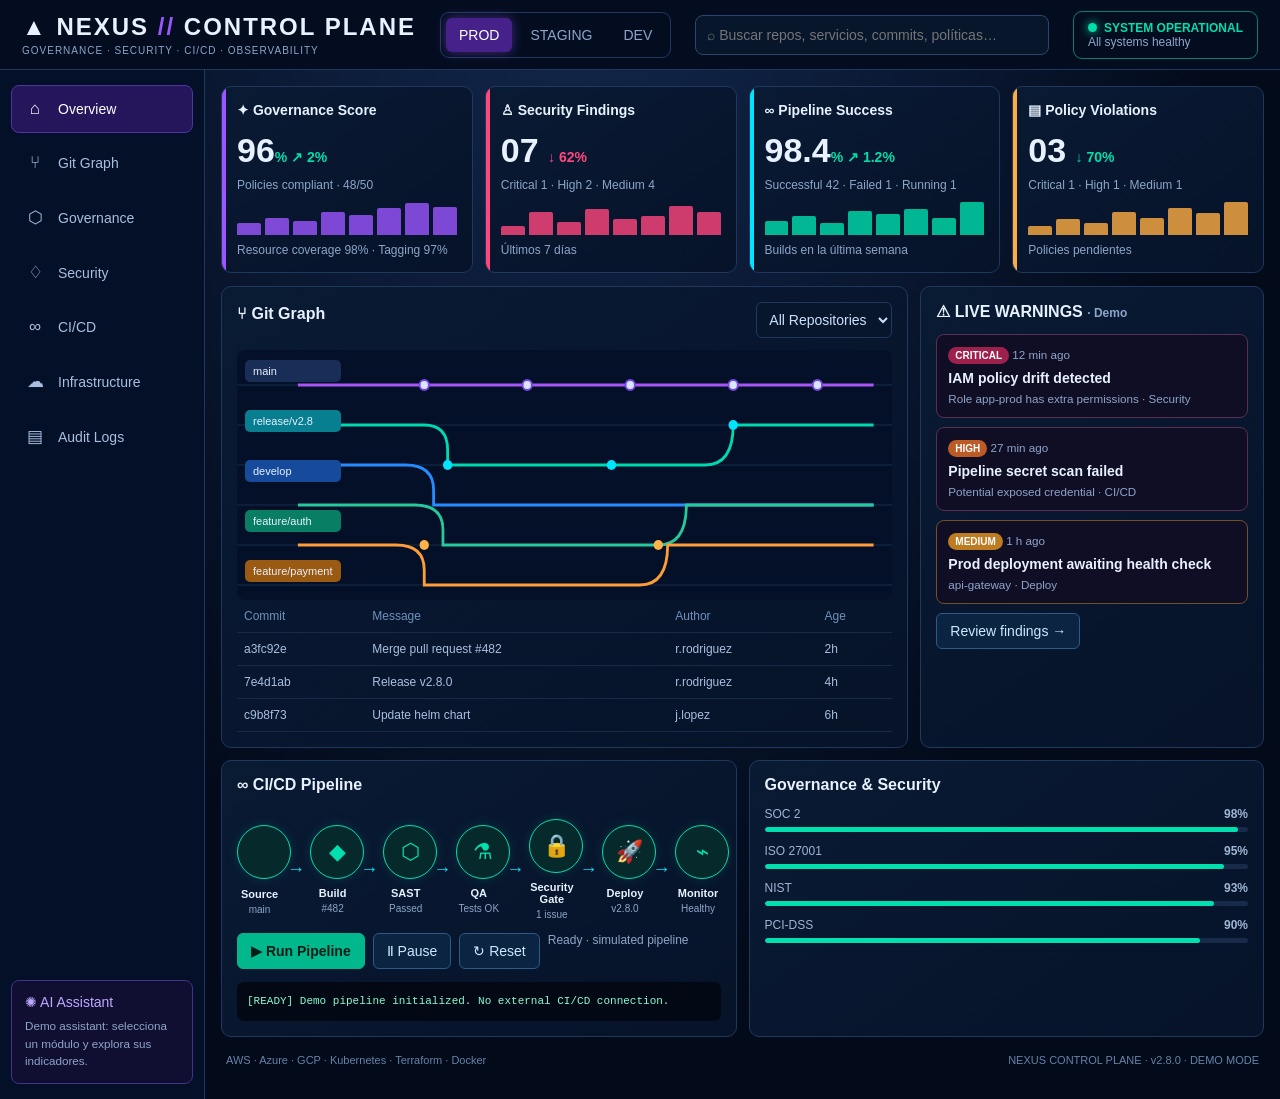
<file: index.html>
<!DOCTYPE html>
<html lang="es">
<head>
<meta charset="UTF-8">
<meta name="viewport" content="width=device-width, initial-scale=1.0">
<title>NEXUS // Control Plane</title>
<style>
:root{
  --bg:#030b1b;--panel:#07152b;--panel2:#0a1b35;--line:#20385e;
  --text:#e8f1ff;--muted:#8da5c9;--cyan:#00e5ff;--blue:#478bff;
  --purple:#9c55ff;--green:#00dfad;--red:#ff477e;--orange:#ffad42;
}
*{box-sizing:border-box}
body{margin:0;background:radial-gradient(ellipse at 45% -20%,#142b53,var(--bg) 65%);color:var(--text);font:14px "Segoe UI",Arial,sans-serif}
button,input,select{font:inherit}
button{cursor:pointer}
.topbar{height:70px;display:flex;align-items:center;gap:24px;padding:0 22px;background:#040d20;border-bottom:1px solid var(--line);position:sticky;top:0;z-index:5}
.logo{font-size:24px;font-weight:900;letter-spacing:2px;white-space:nowrap}
.logo span{color:var(--purple)}
.tagline{font-size:10px;color:var(--muted);letter-spacing:1px;margin-top:4px}
.envs{display:flex;gap:5px;padding:5px;border:1px solid var(--line);border-radius:9px}
.envs button{background:transparent;color:var(--muted);border:0;padding:9px 13px;border-radius:6px}
.envs button.selected{background:#46218a;color:white;box-shadow:0 0 12px #9c55ff66}
.search{flex:1;min-width:100px;background:#07162b;border:1px solid #29476e;border-radius:8px;color:white;padding:11px}
.operational{border:1px solid #087e70;border-radius:9px;padding:9px 14px;color:var(--green);white-space:nowrap;font-size:12px}
.operational i{display:inline-block;width:9px;height:9px;background:var(--green);border-radius:50%;margin-right:7px;box-shadow:0 0 10px var(--green)}
.layout{display:grid;grid-template-columns:205px minmax(0,1fr);min-height:calc(100vh - 70px)}
.sidebar{padding:15px 11px;border-right:1px solid var(--line);background:#041027;display:flex;flex-direction:column;gap:6px}
.nav{border:1px solid transparent;background:transparent;color:#a9bee0;text-align:left;padding:13px 12px;border-radius:8px;display:flex;gap:12px;align-items:center}
.nav:hover,.nav.active{background:#25165c;color:#fff;border-color:#4d35a3}
.nav .ico{width:22px;text-align:center;font-size:17px}
.ai{margin-top:auto;border:1px solid #41338b;border-radius:8px;padding:13px;color:#bda8ff;background:#100f32}
.ai small{display:block;color:var(--muted);margin-top:7px;line-height:1.5}
main{padding:16px;min-width:0}
.page{display:none}.page.active{display:block}
.cards{display:grid;grid-template-columns:repeat(4,minmax(0,1fr));gap:12px}
.card,.box{background:linear-gradient(145deg,#091a33,#061329);border:1px solid var(--line);border-radius:10px;padding:15px;min-width:0}
.card{position:relative;overflow:hidden}
.card:before{content:"";position:absolute;left:0;top:0;bottom:0;width:4px;background:var(--accent,var(--cyan))}
.card h3,.box h2{margin:0;font-size:14px;font-weight:650}
.metric{font-size:34px;font-weight:800;margin:13px 0 8px}
.metric small{font-size:14px;color:var(--green)}
.muted{color:var(--muted);font-size:12px}
.bar{height:5px;background:#172a49;border-radius:5px;overflow:hidden;margin:12px 0}
.bar span{display:block;height:100%;background:var(--green);border-radius:5px}
.spark{height:35px;display:flex;align-items:end;gap:4px;margin:8px 0}
.spark i{flex:1;background:var(--accent,var(--cyan));opacity:.8;border-radius:2px 2px 0 0}
.grid-main{display:grid;grid-template-columns:minmax(0,2fr) minmax(270px,1fr);gap:12px;margin-top:13px}
.box h2{font-size:16px;margin-bottom:13px}
.boxhead{display:flex;justify-content:space-between;align-items:center;gap:12px;margin-bottom:12px}
.smallselect{background:#07162b;color:#cce0ff;border:1px solid var(--line);border-radius:6px;padding:8px}
.gitgraph{height:250px;background:#041027;border-radius:8px;position:relative;overflow:hidden}
.gitgraph svg{width:100%;height:100%}
.branchlabels{position:absolute;left:8px;top:10px;display:flex;flex-direction:column;gap:28px;font-size:11px}
.branchlabels span{background:#182e57;padding:5px 8px;border-radius:5px}
table{border-collapse:collapse;width:100%;font-size:12px}
td,th{text-align:left;padding:9px 7px;border-bottom:1px solid #172a46;color:#a9bee0}
th{color:#6f91bd;font-weight:500}
.warning{border:1px solid #583052;border-radius:8px;padding:11px;margin-bottom:9px;background:#100e25}
.warning .severity{font-size:10px;font-weight:bold;border-radius:10px;padding:3px 7px;background:#9e204c;color:white}
.warning p{margin:8px 0 4px;font-weight:600}
.warning small{color:var(--muted)}
.pipeline{display:flex;align-items:center;justify-content:space-between;gap:5px;margin:25px 0 10px}
.stage{flex:1;min-width:0;text-align:center}
.stagebutton{width:54px;height:54px;border:1px solid var(--green);border-radius:50%;background:#062a2c;color:var(--green);font-size:22px;box-shadow:0 0 12px #00dfad22;position:relative}
.stagebutton.done{background:#00b78d;color:#001a18}
.stagebutton.fail{border-color:var(--orange);color:var(--orange);background:#38230a}
.stagebutton.running{animation:glow .7s infinite alternate}
@keyframes glow{to{box-shadow:0 0 23px var(--cyan);transform:scale(1.08)}}
.stage b{display:block;font-size:11px;margin-top:8px}
.stage small{display:block;color:var(--muted);font-size:10px;margin-top:4px}
.pipearrow{color:var(--cyan);font-size:18px}
.actions{display:flex;flex-wrap:wrap;gap:8px;margin:13px 0}
.btn{border:1px solid #2b5b88;background:#0b2441;color:#cce8ff;padding:9px 13px;border-radius:6px}
.btn.primary{background:#00b88c;color:#001d18;border-color:#00b88c;font-weight:700}
.btn:hover{filter:brightness(1.2)}
.log{background:#020914;border-radius:7px;padding:10px;color:#87fbd3;font:11px/1.7 Consolas,monospace;max-height:150px;overflow:auto}
.two{display:grid;grid-template-columns:1fr 1fr;gap:12px;margin-top:12px}
.progressrow{margin:12px 0;color:#9eb5d5;font-size:12px}
.progressrow .bar{margin:6px 0}
.aws-flow{display:grid;grid-template-columns:repeat(4,1fr);gap:10px}
.aws-node{border:1px solid #3c4d8b;background:#091a35;border-radius:8px;padding:15px;text-align:center;cursor:pointer}
.aws-node:hover,.aws-node.active{border-color:var(--cyan);box-shadow:0 0 15px #00e5ff33}
.aws-node b{display:block;margin:8px 0}
.detail{color:var(--muted);line-height:1.7;margin-top:13px}
.auditrow{display:flex;justify-content:space-between;padding:12px;border-bottom:1px solid var(--line);gap:12px}
.pill{font-size:10px;border-radius:12px;padding:4px 8px;background:#163454;color:#9fdcff}
.footer{display:flex;justify-content:space-between;gap:15px;padding:17px 5px;color:#6683a8;font-size:11px}
@media(max-width:1100px){.cards{grid-template-columns:repeat(2,1fr)}.grid-main{grid-template-columns:1fr}.operational{display:none}}
@media(max-width:720px){.topbar{height:auto;flex-wrap:wrap;padding:12px}.layout{grid-template-columns:1fr}.sidebar{display:grid;grid-template-columns:repeat(3,1fr)}.ai{display:none}.cards{grid-template-columns:1fr 1fr}.two{grid-template-columns:1fr}.pipeline{flex-wrap:wrap}.stage{flex:0 0 23%}.pipearrow{display:none}.aws-flow{grid-template-columns:repeat(2,1fr)}}
</style>
</head>
<body>
<header class="topbar">
  <div><div class="logo">▲ NEXUS <span>//</span> CONTROL PLANE</div><div class="tagline">GOVERNANCE · SECURITY · CI/CD · OBSERVABILITY</div></div>
  <div class="envs"><button class="selected" onclick="setEnv(this,'PROD')">PROD</button><button onclick="setEnv(this,'STAGING')">STAGING</button><button onclick="setEnv(this,'DEV')">DEV</button></div>
  <input class="search" id="search" placeholder="⌕ Buscar repos, servicios, commits, políticas…" oninput="searchContent(this.value)">
  <div class="operational"><i></i><b id="opstatus">SYSTEM OPERATIONAL</b><br><span class="muted">All systems healthy</span></div>
</header>

<div class="layout">
<aside class="sidebar">
  <button class="nav active" data-page="overview"><span class="ico">⌂</span>Overview</button>
  <button class="nav" data-page="git"><span class="ico">⑂</span>Git Graph</button>
  <button class="nav" data-page="governance"><span class="ico">⬡</span>Governance</button>
  <button class="nav" data-page="security"><span class="ico">♢</span>Security</button>
  <button class="nav" data-page="cicd"><span class="ico">∞</span>CI/CD</button>
  <button class="nav" data-page="infrastructure"><span class="ico">☁</span>Infrastructure</button>
  <button class="nav" data-page="audit"><span class="ico">▤</span>Audit Logs</button>
  <div class="ai">✺ AI Assistant <small>Demo assistant: selecciona un módulo y explora sus indicadores.</small></div>
</aside>

<main>
<!-- OVERVIEW -->
<section class="page active" id="overview">
  <div class="cards">
    <article class="card" style="--accent:var(--purple)"><h3>✦ Governance Score</h3><div class="metric">96<small>% ↗ 2%</small></div><div class="muted">Policies compliant · 48/50</div><div class="spark" style="--accent:var(--purple)"><i style="height:35%"></i><i style="height:50%"></i><i style="height:40%"></i><i style="height:65%"></i><i style="height:58%"></i><i style="height:78%"></i><i style="height:92%"></i><i style="height:80%"></i></div><div class="muted">Resource coverage 98% · Tagging 97%</div></article>
    <article class="card" style="--accent:var(--red)"><h3>♙ Security Findings</h3><div class="metric">07 <small style="color:var(--red)">↓ 62%</small></div><div class="muted">Critical 1 · High 2 · Medium 4</div><div class="spark" style="--accent:var(--red)"><i style="height:25%"></i><i style="height:65%"></i><i style="height:38%"></i><i style="height:75%"></i><i style="height:45%"></i><i style="height:55%"></i><i style="height:82%"></i><i style="height:65%"></i></div><div class="muted">Últimos 7 días</div></article>
    <article class="card" style="--accent:var(--cyan)"><h3>∞ Pipeline Success</h3><div class="metric">98.4<small>% ↗ 1.2%</small></div><div class="muted">Successful 42 · Failed 1 · Running 1</div><div class="spark" style="--accent:var(--green)"><i style="height:40%"></i><i style="height:55%"></i><i style="height:35%"></i><i style="height:70%"></i><i style="height:60%"></i><i style="height:75%"></i><i style="height:50%"></i><i style="height:95%"></i></div><div class="muted">Builds en la última semana</div></article>
    <article class="card" style="--accent:var(--orange)"><h3>▤ Policy Violations</h3><div class="metric">03 <small>↓ 70%</small></div><div class="muted">Critical 1 · High 1 · Medium 1</div><div class="spark" style="--accent:var(--orange)"><i style="height:25%"></i><i style="height:45%"></i><i style="height:35%"></i><i style="height:65%"></i><i style="height:48%"></i><i style="height:78%"></i><i style="height:62%"></i><i style="height:95%"></i></div><div class="muted">Policies pendientes</div></article>
  </div>

  <div class="grid-main">
    <section class="box">
      <div class="boxhead"><h2>⑂ Git Graph</h2><select class="smallselect"><option>All Repositories</option><option>payments-api</option><option>platform-infra</option></select></div>
      <div class="gitgraph">
        <div class="branchlabels"><span>main</span><span style="background:#087e91">release/v2.8</span><span style="background:#154b9a">develop</span><span style="background:#087e65">feature/auth</span><span style="background:#9a5a12">feature/payment</span></div>
        <svg viewBox="0 0 700 250" preserveAspectRatio="none">
          <g stroke="#182e50" stroke-width="1"><path d="M0 35H700M0 75H700M0 115H700M0 155H700M0 195H700M0 235H700"/></g>
          <path d="M65 35H680" stroke="#a855f7" stroke-width="3" fill="none"/>
          <path d="M65 75H200Q225 75 225 100V115H500Q530 115 530 75V75H680" stroke="#00d9b0" stroke-width="3" fill="none"/>
          <path d="M65 115H180Q210 115 210 140V155H680" stroke="#268bff" stroke-width="3" fill="none"/>
          <path d="M65 155H190Q220 155 220 180V195H450Q480 195 480 155V155H680" stroke="#25c99b" stroke-width="3" fill="none"/>
          <path d="M65 195H170Q200 195 200 220V235H430Q460 235 460 195V195H680" stroke="#ff9d38" stroke-width="3" fill="none"/>
          <g fill="#d8e7ff" stroke="#7547e8" stroke-width="2"><circle cx="200" cy="35" r="5"/><circle cx="310" cy="35" r="5"/><circle cx="420" cy="35" r="5"/><circle cx="530" cy="35" r="5"/><circle cx="620" cy="35" r="5"/></g>
          <g fill="#00e5ff"><circle cx="225" cy="115" r="5"/><circle cx="400" cy="115" r="5"/><circle cx="530" cy="75" r="5"/></g>
          <g fill="#ffb347"><circle cx="200" cy="195" r="5"/><circle cx="450" cy="195" r="5"/></g>
        </svg>
      </div>
      <table><thead><tr><th>Commit</th><th>Message</th><th>Author</th><th>Age</th></tr></thead><tbody>
        <tr><td>a3fc92e</td><td>Merge pull request #482</td><td>r.rodriguez</td><td>2h</td></tr>
        <tr><td>7e4d1ab</td><td>Release v2.8.0</td><td>r.rodriguez</td><td>4h</td></tr>
        <tr><td>c9b8f73</td><td>Update helm chart</td><td>j.lopez</td><td>6h</td></tr>
      </tbody></table>
    </section>
    <section class="box"><h2>⚠ LIVE WARNINGS <span class="muted">· Demo</span></h2>
      <div class="warning"><span class="severity">CRITICAL</span><small> 12 min ago</small><p>IAM policy drift detected</p><small>Role app-prod has extra permissions · Security</small></div>
      <div class="warning"><span class="severity" style="background:#bd5b27">HIGH</span><small> 27 min ago</small><p>Pipeline secret scan failed</p><small>Potential exposed credential · CI/CD</small></div>
      <div class="warning" style="border-color:#715126"><span class="severity" style="background:#bd7b22">MEDIUM</span><small> 1 h ago</small><p>Prod deployment awaiting health check</p><small>api-gateway · Deploy</small></div>
      <button class="btn" onclick="go('security')">Review findings →</button>
    </section>
  </div>

  <div class="two">
    <section class="box"><h2>∞ CI/CD Pipeline</h2><div class="pipeline" id="pipeline"></div><div class="actions"><button class="btn primary" onclick="runPipeline()">▶ Run Pipeline</button><button class="btn" onclick="pausePipeline()">Ⅱ Pause</button><button class="btn" onclick="resetPipeline()">↻ Reset</button><span class="muted" id="pipelineStatus">Ready · simulated pipeline</span></div><div class="log" id="pipelineLog">[READY] Demo pipeline initialized. No external CI/CD connection.</div></section>
    <section class="box"><h2>Governance & Security</h2><div class="progressrow">SOC 2 <b style="float:right">98%</b><div class="bar"><span style="width:98%"></span></div></div><div class="progressrow">ISO 27001 <b style="float:right">95%</b><div class="bar"><span style="width:95%"></span></div></div><div class="progressrow">NIST <b style="float:right">93%</b><div class="bar"><span style="width:93%"></span></div></div><div class="progressrow">PCI-DSS <b style="float:right">90%</b><div class="bar"><span style="width:90%"></span></div></div></section>
  </div>
</section>

<!-- GIT -->
<section class="page" id="git"><div class="box"><h2>⑂ Git Graph / Repository Explorer</h2><p class="muted">Ramas, commits y merges de demostración.</p><div class="gitgraph"><svg viewBox="0 0 700 250" preserveAspectRatio="none"><path d="M20 40H680M20 90H400Q450 90 450 140H680M20 140H300Q350 140 350 90M20 190H250Q300 190 300 220H680" stroke="#9c55ff" stroke-width="4" fill="none"/><g fill="#00e5ff"><circle cx="130" cy="40" r="6"/><circle cx="250" cy="40" r="6"/><circle cx="400" cy="90" r="6"/><circle cx="450" cy="140" r="6"/><circle cx="350" cy="90" r="6"/></g></svg></div><table><tr><th>Branch</th><th>Último commit</th><th>Estado</th></tr><tr><td>main</td><td>a3fc92e · Merge #482</td><td><span class="pill">Protected</span></td></tr><tr><td>release/v2.8</td><td>7e4d1ab · Release v2.8.0</td><td><span class="pill">Ready</span></td></tr><tr><td>develop</td><td>c9b8f73 · Update helm chart</td><td><span class="pill">Active</span></td></tr></table></div></section>

<!-- GOVERNANCE -->
<section class="page" id="governance"><div class="box"><h2>⬡ Governance Center</h2><p class="muted">Evaluación simulada de políticas y cumplimiento.</p><div class="cards"><div class="card"><h3>Policies</h3><div class="metric">48/50</div><span class="muted">Cumplidas</span></div><div class="card"><h3>Tagged resources</h3><div class="metric">97%</div><span class="muted">Cobertura de tags</span></div><div class="card"><h3>Drift</h3><div class="metric">02</div><span class="muted">Desviaciones detectadas</span></div><div class="card"><h3>Exceptions</h3><div class="metric">01</div><span class="muted">Pendiente de revisión</span></div></div><h2 style="margin-top:22px">Policy checks</h2><div class="auditrow"><span>Required resource tags</span><span class="pill">Compliant</span></div><div class="auditrow"><span>Encryption at rest</span><span class="pill">Compliant</span></div><div class="auditrow"><span>Least privilege IAM</span><span class="pill" style="background:#61213b">Review required</span></div><div class="auditrow"><span>Public database exposure</span><span class="pill">Compliant</span></div></div></section>

<!-- SECURITY -->
<section class="page" id="security"><div class="box"><h2>♢ Security Findings</h2><p class="muted">Hallazgos ficticios para explorar la interfaz.</p><div class="warning"><span class="severity">CRITICAL</span><p>IAM policy drift detected</p><small>Revisar permisos excesivos en role app-prod.</small><div class="actions"><button class="btn" onclick="resolve(this)">Mark reviewed</button></div></div><div class="warning"><span class="severity" style="background:#bd5b27">HIGH</span><p>Secret scan failed</p><small>Validar el reporte del repositorio payments-api.</small><div class="actions"><button class="btn" onclick="resolve(this)">Mark reviewed</button></div></div><div class="warning" style="border-color:#715126"><span class="severity" style="background:#bd7b22">MEDIUM</span><p>Un-tagged resources</p><small>3 recursos sin etiquetas obligatorias.</small><div class="actions"><button class="btn" onclick="resolve(this)">Mark reviewed</button></div></div></div></section>

<!-- CICD -->
<section class="page" id="cicd"><div class="box"><h2>∞ CI/CD Command Center</h2><p class="muted">Pipeline interactivo local: no ejecuta builds ni despliegues reales.</p><div class="pipeline" id="pipeline2"></div><div class="actions"><button class="btn primary" onclick="runPipeline()">▶ Run Pipeline</button><button class="btn" onclick="pausePipeline()">Ⅱ Pause</button><button class="btn" onclick="resetPipeline()">↻ Reset</button></div><div class="log" id="pipelineLog2">[READY] Waiting for simulated run.</div></div></section>

<!-- INFRA -->
<section class="page" id="infrastructure"><div class="box"><h2>☁ Infrastructure / AWS Production</h2><p class="muted">Arquitectura de referencia interactiva. No es una cuenta AWS conectada.</p><div class="aws-flow">
<div class="aws-node" onclick="awsDetail(this,'Route 53','DNS: resuelve el dominio y dirige al endpoint CDN.')">🌐<b>Route 53</b><small>DNS</small></div>
<div class="aws-node" onclick="awsDetail(this,'CloudFront','CDN: Cache Hit entrega desde Edge; Cache Miss reenvía al origen.')">☁️<b>CloudFront</b><small>CDN / Cache</small></div>
<div class="aws-node" onclick="awsDetail(this,'AWS WAF','Evalúa reglas de protección web antes de permitir el tráfico.')">🛡️<b>AWS WAF</b><small>Web ACL</small></div>
<div class="aws-node" onclick="awsDetail(this,'Application Load Balancer','Distribuye solicitudes entre destinos saludables en varias zonas.')">⚖️<b>ALB</b><small>HTTPS</small></div>
<div class="aws-node" onclick="awsDetail(this,'ECS Fargate','Ejecuta contenedores de la aplicación en subredes privadas.')">📦<b>ECS Fargate</b><small>Application</small></div>
<div class="aws-node" onclick="awsDetail(this,'ElastiCache Redis','Caché opcional para acelerar lecturas y guardar datos temporales.')">🧊<b>Redis</b><small>Cache</small></div>
<div class="aws-node" onclick="awsDetail(this,'RDS / Aurora','Base de datos relacional privada con opción Multi-AZ.')">🗄️<b>RDS / Aurora</b><small>Multi-AZ</small></div>
<div class="aws-node" onclick="awsDetail(this,'CloudWatch','Logs, métricas, alarmas y visibilidad operacional.')">📊<b>CloudWatch</b><small>Monitoring</small></div>
</div><div class="actions"><button class="btn primary" onclick="awsSim()">▶ Simular request</button><button class="btn" onclick="awsCache(true)">⚡ Cache Hit</button><button class="btn" onclick="awsCache(false)">↘ Cache Miss</button></div><div class="detail" id="awsDetail">Selecciona un servicio para inspeccionar su función.</div><div class="log" id="awsLog">[INFO] Arquitectura de demostración cargada.</div></div></section>

<!-- AUDIT -->
<section class="page" id="audit"><div class="box"><h2>▤ Audit Logs</h2><p class="muted">Registro local de eventos ficticios. Usa el buscador superior para filtrar texto.</p><div id="auditRows"><div class="auditrow"><span>Pipeline #482 · Build succeeded</span><span class="muted">2m ago</span></div><div class="auditrow"><span>Policy check · resource tags evaluated</span><span class="muted">18m ago</span></div><div class="auditrow"><span>Security scan · 1 critical finding</span><span class="muted">27m ago</span></div><div class="auditrow"><span>Deployment · staging v2.8.0</span><span class="muted">1h ago</span></div><div class="auditrow"><span>IAM review · role app-prod</span><span class="muted">2h ago</span></div></div></div></section>

<div class="footer"><span>AWS · Azure · GCP · Kubernetes · Terraform · Docker</span><span>NEXUS CONTROL PLANE · v2.8.0 · DEMO MODE</span></div>
</main>
</div>

<script>
const navs=document.querySelectorAll(".nav");
navs.forEach(n=>n.addEventListener("click",()=>go(n.dataset.page)));
function go(page){
  document.querySelectorAll(".page").forEach(p=>p.classList.toggle("active",p.id===page));
  navs.forEach(n=>n.classList.toggle("active",n.dataset.page===page));
}
function setEnv(btn,env){
  document.querySelectorAll(".envs button").forEach(b=>b.classList.remove("selected"));
  btn.classList.add("selected");
  document.getElementById("opstatus").textContent=env+" · OPERATIONAL";
  logPipe("Environment switched to "+env+" (simulated).");
}
function searchContent(q){
  q=q.toLowerCase().trim();
  document.querySelectorAll(".page.active .card,.page.active .warning,.page.active .auditrow,.page.active .aws-node").forEach(el=>{
    el.style.opacity=!q||el.textContent.toLowerCase().includes(q)?"1":".22";
  });
}
function resolve(btn){
  const item=btn.closest(".warning");
  item.style.opacity=".45";
  btn.textContent="Reviewed ✓";
  btn.disabled=true;
}
const stages=[
  ["</>","Source","main"],["◆","Build","#482"],["⬡","SAST","Passed"],
  ["⚗","QA","Tests OK"],["🔒","Security Gate","1 issue"],["🚀","Deploy","v2.8.0"],["⌁","Monitor","Healthy"]
];
let pipeTimer=null,pipeStep=0,pipePaused=false;
function drawPipeline(){
  ["pipeline","pipeline2"].forEach(id=>{
    const el=document.getElementById(id);if(!el)return;
    el.innerHTML=stages.map((s,i)=>`
      <div class="stage"><button class="stagebutton" id="${id}-stage-${i}">${s[0]}</button>
      <b>${s[1]}</b><small>${s[2]}</small></div>${i<stages.length-1?'<span class="pipearrow">→</span>':''}`).join("");
  });
}
function logPipe(msg){
  ["pipelineLog","pipelineLog2"].forEach(id=>{
    const el=document.getElementById(id);if(el){el.innerHTML+="<br>["+new Date().toLocaleTimeString()+"] "+msg;el.scrollTop=el.scrollHeight;}
  });
}
function runPipeline() {
  clearInterval(pipeTimer);
  pipeStep = 0;
  pipePaused = false;

  ["pipelineLog", "pipelineLog2"].forEach(id => {
    const el = document.getElementById(id);
    if (el) el.textContent = "[RUN] Starting simulated pipeline…";
  });

  document.getElementById("pipelineStatus").textContent = "Running…";

  // Activar movimiento gráfico en ambas vistas del pipeline
  ["pipeline", "pipeline2"].forEach(id => {
    const el = document.getElementById(id);
    if (el) el.classList.add("flowing");
  });

  pipeTimer = setInterval(() => {
    if (pipePaused) return;

    // Marcar etapas completadas
    stages.forEach((stage, i) => {
      ["pipeline", "pipeline2"].forEach(id => {
        const node = document.getElementById(id + "-stage-" + i);
        if (!node) return;

        node.classList.toggle("done", i < pipeStep);
        node.classList.toggle("running", i === pipeStep);
      });
    });

    if (pipeStep < stages.length) {
      logPipe("Graph flow → " + stages[pipeStep][1]);
      pipeStep++;
    } else {
      clearInterval(pipeTimer);

      ["pipeline", "pipeline2"].forEach(id => {
        const el = document.getElementById(id);
        if (el) el.classList.remove("flowing");

        document.querySelectorAll("#" + id + " .stagebutton")
          .forEach(node => node.classList.remove("running"));
      });

      document.getElementById("pipelineStatus").textContent =
        "Completed · simulated";

      logPipe("✓ Graph flow completed — simulated, no real deployment.");
    }
  }, 900);
}
function pausePipeline(){pipePaused=!pipePaused;document.getElementById("pipelineStatus").textContent=pipePaused?"Paused":"Running…";logPipe(pipePaused?"Pipeline paused.":"Pipeline resumed.");}
function resetPipeline(){
  clearInterval(pipeTimer);pipeStep=0;pipePaused=false;drawPipeline();
  document.getElementById("pipelineStatus").textContent="Ready · simulated pipeline";
  ["pipelineLog","pipelineLog2"].forEach(id=>{const el=document.getElementById(id);if(el)el.textContent="[READY] Reset complete.";});
}
function awsDetail(el,title,desc){
  document.querySelectorAll(".aws-node").forEach(n=>n.classList.remove("active"));el.classList.add("active");
  document.getElementById("awsDetail").innerHTML="<b style='color:var(--cyan)'>"+title+"</b><br>"+desc;
}
function awsLog(msg){const el=document.getElementById("awsLog");el.innerHTML+="<br>"+msg;el.scrollTop=el.scrollHeight;}
function awsCache(hit){
  document.getElementById("awsDetail").innerHTML=hit?
    "<b style='color:var(--green)'>Cache Hit</b><br>CloudFront responde desde Edge. El origen no necesita procesar esta petición.":
    "<b style='color:var(--orange)'>Cache Miss</b><br>CloudFront reenvía la petición al origen: WAF → ALB → ECS → Redis/RDS.";
  awsLog(hit?"[CACHE HIT] Edge responde directamente.":"[CACHE MISS] Request forwarded to origin.");
}
function awsSim(){
  const steps=["Usuario → Route 53","Route 53 → CloudFront","CloudFront → WAF","WAF → ALB","ALB → ECS Fargate","ECS → Redis/RDS","Respuesta → usuario"];
  let i=0;awsLog("[REQUEST] GET /api/demo");
  const t=setInterval(()=>{if(i<steps.length)awsLog("→ "+steps[i++]);else{clearInterval(t);awsLog("[200 OK] Simulated response returned.");}},500);
}
drawPipeline();
</script>
</body>
</html>
</file>
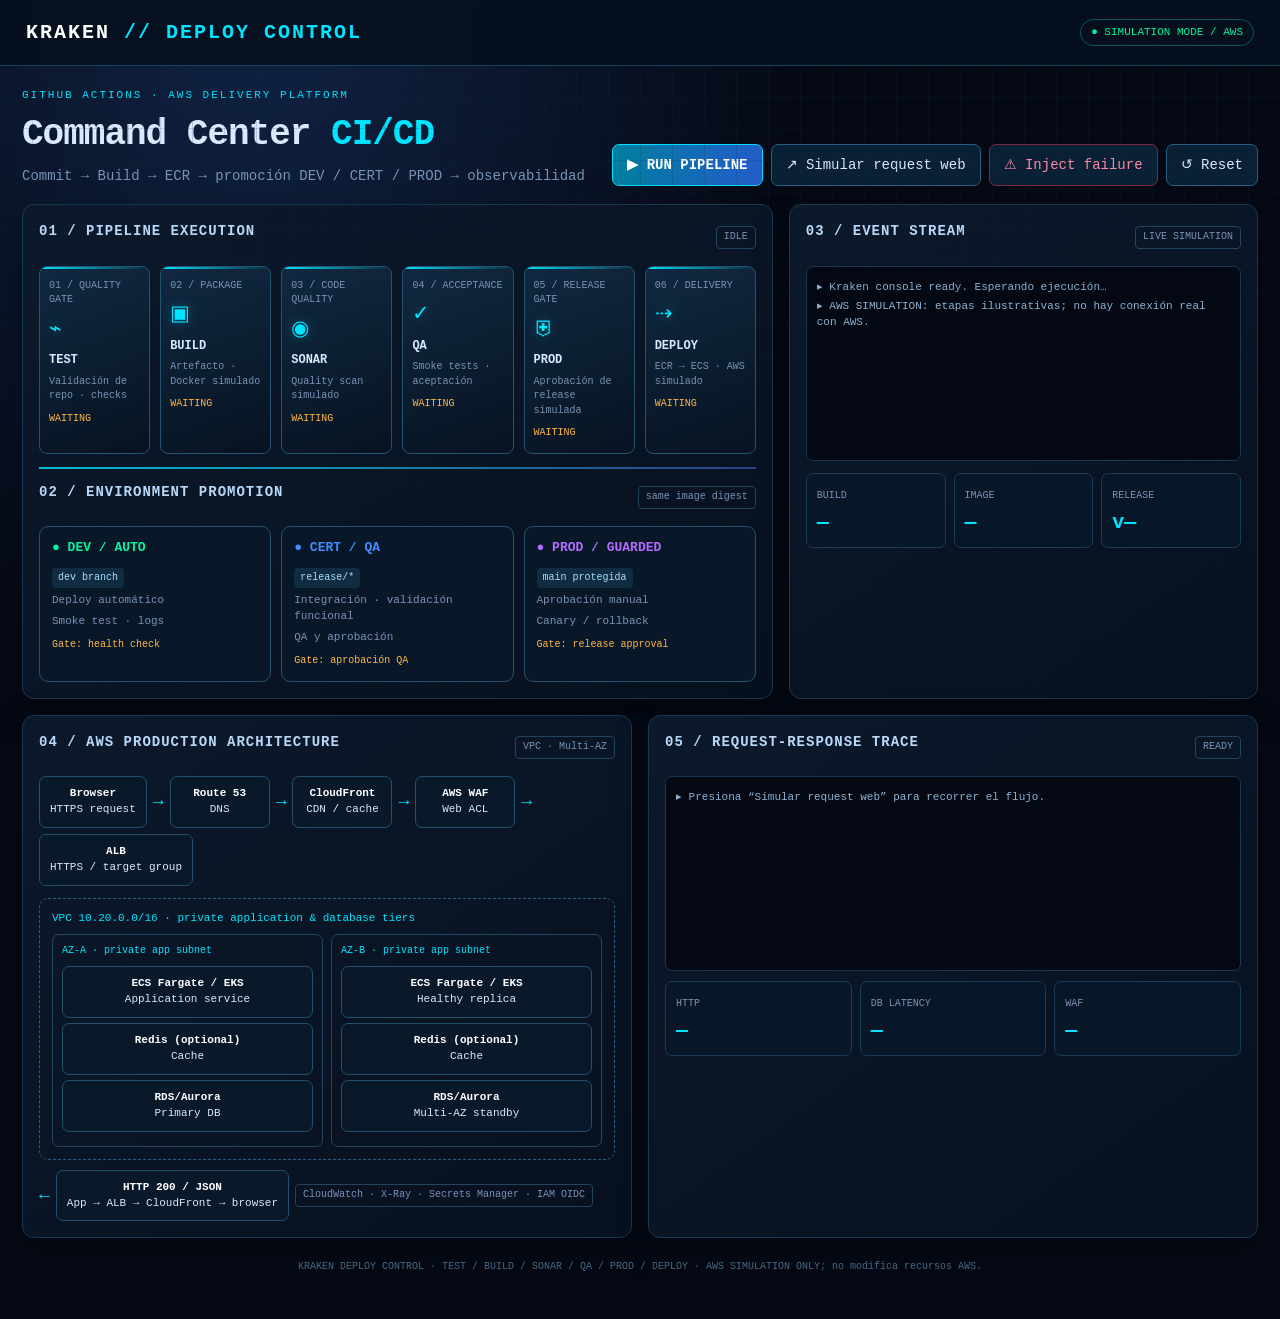
<file: kraken-ci-cd-simulated-1.html>
<!DOCTYPE html>
<html lang="es">
<head>
<meta charset="UTF-8">
<meta name="viewport" content="width=device-width, initial-scale=1">
<title>KRAKEN // Deploy Control</title>
<style>
:root{--bg:#050914;--panel:#0b1425;--panel2:#0d1b30;--line:#173954;--cyan:#00e5ff;--blue:#438cff;--green:#00f5a0;--purple:#b66bff;--orange:#ffb547;--red:#ff426d;--text:#d9e9ff;--muted:#7893b5}
*{box-sizing:border-box}body{margin:0;background:radial-gradient(ellipse at 20% 0%,#102344 0%,transparent 38%),var(--bg);color:var(--text);font:14px/1.45 ui-monospace,SFMono-Regular,Consolas,monospace}
body:before{content:"";position:fixed;inset:0;pointer-events:none;background-image:linear-gradient(#12304a33 1px,transparent 1px),linear-gradient(90deg,#12304a33 1px,transparent 1px);background-size:32px 32px;mask-image:linear-gradient(to bottom,#000,transparent 85%)}
header{display:flex;align-items:center;justify-content:space-between;padding:18px 26px;border-bottom:1px solid #16425b;background:#06101eea;position:sticky;top:0;z-index:5}
.brand{font-weight:900;letter-spacing:2px;font-size:20px;color:#fff}.brand b{color:var(--cyan)}.status{color:var(--green);border:1px solid #00f5a055;padding:5px 10px;border-radius:20px;font-size:11px}
main{max-width:1450px;margin:auto;padding:22px}.hero{display:flex;justify-content:space-between;gap:20px;align-items:flex-end;margin-bottom:18px}.eyebrow{color:var(--cyan);font-size:11px;letter-spacing:2px}.hero h1{margin:5px 0;font-size:clamp(23px,3vw,36px);letter-spacing:-1px}.hero p{color:var(--muted);margin:0}.controls{display:flex;gap:8px;flex-wrap:wrap}
button{font:inherit;cursor:pointer;border:1px solid #236080;background:#0a2035;color:var(--text);padding:10px 14px;border-radius:7px;transition:.2s}button:hover{border-color:var(--cyan);box-shadow:0 0 16px #00e5ff22}button.primary{background:linear-gradient(100deg,#007f9d,#245bca);border-color:#00dfff;color:white;font-weight:bold}button.danger{border-color:#7d2945;color:#ff8aa5}
.grid{display:grid;grid-template-columns:1.6fr 1fr;gap:16px}.card{border:1px solid var(--line);background:linear-gradient(145deg,#0c192b,#07101e);border-radius:12px;padding:16px;box-shadow:0 12px 35px #0004}.card h2{margin:0 0 12px;font-size:14px;letter-spacing:1px;color:#b9d9f8}.sectionhead{display:flex;justify-content:space-between;align-items:center;margin-bottom:12px}.tag{font-size:10px;color:var(--muted);border:1px solid #24445d;padding:3px 7px;border-radius:4px}
.pipeline{display:grid;grid-template-columns:repeat(6,minmax(100px,1fr));gap:10px;position:relative}.stage{position:relative;border:1px solid #244660;background:#0b1b2e;border-radius:8px;padding:12px 9px;min-height:120px;cursor:pointer;overflow:hidden}.stage:after{content:"";position:absolute;left:0;bottom:0;width:0;height:3px;background:var(--cyan);transition:width .3s}.stage.active{border-color:var(--cyan);box-shadow:0 0 18px #00e5ff24}.stage.active:after{width:100%}.stage.ok{border-color:#00a978}.stage.fail{border-color:var(--red)}.stage .num{font-size:10px;color:var(--muted)}.stage .icon{font-size:21px;margin:7px 0}.stage strong{display:block;font-size:12px}.stage small{display:block;color:var(--muted);font-size:10px;margin-top:5px}.stage .state{font-size:10px;margin-top:8px;color:var(--orange)}
.flowline{height:2px;background:linear-gradient(90deg,var(--cyan),#344f9a);margin:13px 0;opacity:.8}
.architecture-pipeline .stage{min-height:145px;background:linear-gradient(160deg,#102941,#071321);border-color:#24536f}
.architecture-pipeline .stage:before{content:"";position:absolute;top:0;left:0;right:0;height:2px;background:linear-gradient(90deg,var(--cyan),transparent)}
.architecture-pipeline .stage .icon{color:var(--cyan);text-shadow:0 0 12px #00e5ff55}
.architecture-pipeline .stage.ok{background:linear-gradient(160deg,#073b34,#071321);box-shadow:0 0 14px #00f5a018}
.architecture-pipeline .stage.fail{background:linear-gradient(160deg,#401426,#071321)}

.envs{display:grid;grid-template-columns:repeat(3,1fr);gap:10px}.env{border:1px solid #28506a;border-radius:9px;padding:12px;background:#091829;position:relative}.env h3{margin:0 0 8px;font-size:13px}.env.dev h3{color:var(--green)}.env.cert h3{color:var(--blue)}.env.prod h3{color:var(--purple)}.env p{font-size:11px;color:var(--muted);margin:5px 0}.pill{display:inline-block;font-size:10px;padding:3px 6px;border-radius:4px;background:#102c40;color:#a8dfff}.gate{font-size:10px;color:var(--orange);margin-top:8px}
.arch{display:grid;grid-template-columns:1fr 1fr;gap:12px}.archflow{display:flex;flex-wrap:wrap;align-items:center;gap:6px}.node{border:1px solid #22516d;border-radius:7px;padding:9px 10px;background:#09192a;font-size:11px;min-width:100px;text-align:center}.node b{display:block;color:#fff}.arrow{color:var(--cyan);font-size:18px}.vpc{border:1px dashed #286184;padding:12px;border-radius:9px;margin-top:12px}.subnets{display:grid;grid-template-columns:1fr 1fr;gap:8px}.subnet{border:1px solid #25465f;border-radius:7px;padding:9px}.subnet label{display:block;color:var(--cyan);font-size:10px;margin-bottom:7px}.subnet .node{margin:5px 0;width:100%}
.log{height:195px;overflow:auto;background:#030812;border:1px solid #19374e;border-radius:7px;padding:10px;font-size:11px;color:#8eb3d3}.log div{margin:3px 0}.log .good{color:var(--green)}.log .warn{color:var(--orange)}.log .bad{color:var(--red)}.bottom{display:grid;grid-template-columns:1fr 1fr;gap:16px;margin-top:16px}.metrics{display:grid;grid-template-columns:repeat(3,1fr);gap:8px}.metric{padding:10px;background:#081728;border:1px solid #1b3a55;border-radius:7px}.metric span{font-size:10px;color:var(--muted)}.metric strong{display:block;font-size:20px;color:var(--cyan);margin-top:4px}.footer{padding:22px;text-align:center;color:#456783;font-size:10px}
@media(max-width:900px){.grid,.bottom{grid-template-columns:1fr}.pipeline{grid-template-columns:repeat(3,1fr)}.hero{align-items:flex-start;flex-direction:column}.arch{grid-template-columns:1fr}}
@media(max-width:520px){main{padding:12px}.pipeline{grid-template-columns:repeat(2,1fr)}.envs{grid-template-columns:1fr}.subnets{grid-template-columns:1fr}header{padding:12px}}
</style>
</head>
<body>
<header><div class="brand">KRAKEN <b>// DEPLOY CONTROL</b></div><div class="status">● SIMULATION MODE / AWS</div></header>
<main>
<section class="hero"><div><div class="eyebrow">GITHUB ACTIONS · AWS DELIVERY PLATFORM</div><h1>Command Center <span style="color:var(--cyan)">CI/CD</span></h1><p>Commit → Build → ECR → promoción DEV / CERT / PROD → observabilidad</p></div>
<div class="controls"><button class="primary" id="run">▶ RUN PIPELINE</button><button id="request">↗ Simular request web</button><button class="danger" id="fault">⚠ Inject failure</button><button id="reset">↺ Reset</button></div></section>
<div class="grid">
<section class="card"><div class="sectionhead"><h2>01 / PIPELINE EXECUTION</h2><span class="tag" id="pipelineState">IDLE</span></div>
<div class="pipeline architecture-pipeline" id="pipeline">
<div class="stage" data-name="TEST"><div class="num">01 / QUALITY GATE</div><div class="icon">⌁</div><strong>TEST</strong><small>Validación de repo · checks</small><div class="state">WAITING</div></div>
<div class="stage" data-name="BUILD"><div class="num">02 / PACKAGE</div><div class="icon">▣</div><strong>BUILD</strong><small>Artefacto · Docker simulado</small><div class="state">WAITING</div></div>
<div class="stage" data-name="SONAR"><div class="num">03 / CODE QUALITY</div><div class="icon">◉</div><strong>SONAR</strong><small>Quality scan simulado</small><div class="state">WAITING</div></div>
<div class="stage" data-name="QA"><div class="num">04 / ACCEPTANCE</div><div class="icon">✓</div><strong>QA</strong><small>Smoke tests · aceptación</small><div class="state">WAITING</div></div>
<div class="stage" data-name="PROD"><div class="num">05 / RELEASE GATE</div><div class="icon">⛨</div><strong>PROD</strong><small>Aprobación de release simulada</small><div class="state">WAITING</div></div>
<div class="stage" data-name="DEPLOY"><div class="num">06 / DELIVERY</div><div class="icon">⇢</div><strong>DEPLOY</strong><small>ECR → ECS · AWS simulado</small><div class="state">WAITING</div></div>
</div>
<div class="flowline"></div><div class="sectionhead"><h2>02 / ENVIRONMENT PROMOTION</h2><span class="tag">same image digest</span></div>
<div class="envs"><div class="env dev"><h3>● DEV / AUTO</h3><span class="pill">dev branch</span><p>Deploy automático</p><p>Smoke test · logs</p><div class="gate">Gate: health check</div></div><div class="env cert"><h3>● CERT / QA</h3><span class="pill">release/*</span><p>Integración · validación funcional</p><p>QA y aprobación</p><div class="gate">Gate: aprobación QA</div></div><div class="env prod"><h3>● PROD / GUARDED</h3><span class="pill">main protegida</span><p>Aprobación manual</p><p>Canary / rollback</p><div class="gate">Gate: release approval</div></div></div>
</section>
<section class="card"><div class="sectionhead"><h2>03 / EVENT STREAM</h2><span class="tag">LIVE SIMULATION</span></div><div class="log" id="log"><div>▸ Kraken console ready. Esperando ejecución…</div><div>▸ AWS SIMULATION: etapas ilustrativas; no hay conexión real con AWS.</div></div><div style="margin-top:12px" class="metrics"><div class="metric"><span>BUILD</span><strong id="buildTime">—</strong></div><div class="metric"><span>IMAGE</span><strong id="digest">—</strong></div><div class="metric"><span>RELEASE</span><strong id="release">v—</strong></div></div></section>
</div>
<div class="bottom">
<section class="card"><div class="sectionhead"><h2>04 / AWS PRODUCTION ARCHITECTURE</h2><span class="tag">VPC · Multi-AZ</span></div>
<div class="archflow"><div class="node"><b>Browser</b>HTTPS request</div><span class="arrow">→</span><div class="node"><b>Route 53</b>DNS</div><span class="arrow">→</span><div class="node"><b>CloudFront</b>CDN / cache</div><span class="arrow">→</span><div class="node"><b>AWS WAF</b>Web ACL</div><span class="arrow">→</span><div class="node"><b>ALB</b>HTTPS / target group</div></div>
<div class="vpc"><div style="color:var(--cyan);font-size:11px;margin-bottom:8px">VPC 10.20.0.0/16 · private application & database tiers</div><div class="subnets"><div class="subnet"><label>AZ-A · private app subnet</label><div class="node"><b>ECS Fargate / EKS</b>Application service</div><div class="node"><b>Redis (optional)</b>Cache</div><div class="node"><b>RDS/Aurora</b>Primary DB</div></div><div class="subnet"><label>AZ-B · private app subnet</label><div class="node"><b>ECS Fargate / EKS</b>Healthy replica</div><div class="node"><b>Redis (optional)</b>Cache</div><div class="node"><b>RDS/Aurora</b>Multi-AZ standby</div></div></div></div>
<div class="archflow" style="margin-top:10px"><span class="arrow">←</span><div class="node"><b>HTTP 200 / JSON</b>App → ALB → CloudFront → browser</div><span class="tag">CloudWatch · X-Ray · Secrets Manager · IAM OIDC</span></div>
</section>
<section class="card"><div class="sectionhead"><h2>05 / REQUEST-RESPONSE TRACE</h2><span class="tag" id="requestState">READY</span></div><div class="log" id="trace"><div>▸ Presiona “Simular request web” para recorrer el flujo.</div></div><div class="metrics" style="margin-top:10px"><div class="metric"><span>HTTP</span><strong id="http">—</strong></div><div class="metric"><span>DB LATENCY</span><strong id="latency">—</strong></div><div class="metric"><span>WAF</span><strong id="waf">—</strong></div></div></section>
</div>
<div class="footer">KRAKEN DEPLOY CONTROL · TEST / BUILD / SONAR / QA / PROD / DEPLOY · AWS SIMULATION ONLY; no modifica recursos AWS.</div>
</main>
<script>
const stages=[...document.querySelectorAll('.stage')],log=document.getElementById('log');
let running=false,failNext=false;
function entry(msg,cls=''){let d=document.createElement('div');d.textContent='▸ '+msg; if(cls)d.className=cls;log.appendChild(d);log.scrollTop=log.scrollHeight}
function sleep(ms){return new Promise(r=>setTimeout(r,ms))}
function reset(){running=false;stages.forEach(s=>{s.className='stage';s.querySelector('.state').textContent='WAITING'});document.getElementById('pipelineState').textContent='IDLE';document.getElementById('buildTime').textContent='—';document.getElementById('digest').textContent='—';document.getElementById('release').textContent='v—';log.innerHTML='<div>▸ Kraken console reset. Esperando ejecución…</div>'}
document.getElementById('reset').onclick=reset;
document.getElementById('fault').onclick=()=>{failNext=true;entry('Failure armado: la próxima etapa de despliegue fallará.','warn')};
document.getElementById('run').onclick=async()=>{if(running)return;reset();running=true;document.getElementById('pipelineState').textContent='RUNNING';let start=Date.now();const names=['TEST · validaciones del repositorio OK','BUILD · artefacto generado (Docker simulado)','SONAR · análisis de calidad simulado OK','QA · smoke/acceptance checks simulados OK','PROD · gate de liberación simulado aprobado','DEPLOY · ECR/ECS simulado; AWS no conectado'];for(let i=0;i<stages.length;i++){let s=stages[i];s.classList.add('active');s.querySelector('.state').textContent='RUNNING';entry(names[i]);await sleep(850);if(failNext&&i===5){failNext=false;s.classList.remove('active');s.classList.add('fail');s.querySelector('.state').textContent='FAILED';entry('DEPLOY simulado falló. No se modificó ningún recurso AWS.','bad');document.getElementById('pipelineState').textContent='FAILED / ROLLBACK';running=false;return}s.classList.remove('active');s.classList.add('ok');s.querySelector('.state').textContent='SUCCESS'}document.getElementById('pipelineState').textContent='SUCCESS';document.getElementById('buildTime').textContent=((Date.now()-start)/1000).toFixed(1)+'s';document.getElementById('digest').textContent='8a4f…c21d';document.getElementById('release').textContent='v1.8.0';entry('Pipeline simulado completo: TEST → BUILD → SONAR → QA → PROD → DEPLOY. AWS no está conectado.','good');running=false};
document.getElementById('request').onclick=async()=>{let trace=document.getElementById('trace');trace.innerHTML='';document.getElementById('requestState').textContent='TRACING';let steps=['Browser → HTTPS GET /api/products/42','Route 53 resuelve api.example.com','CloudFront cache MISS → origin request','WAF inspecciona request · ALLOW','ALB selecciona target healthy en AZ-A','ECS app valida token y procesa request','Redis cache MISS · consulta SQL a RDS','RDS devuelve row · app serializa JSON','HTTP 200 · respuesta vuelve vía ALB/CloudFront'];for(let s of steps){let d=document.createElement('div');d.textContent='▸ '+s;trace.appendChild(d);trace.scrollTop=trace.scrollHeight;await sleep(350)}document.getElementById('requestState').textContent='COMPLETE';document.getElementById('http').textContent='200 OK';document.getElementById('latency').textContent='38 ms';document.getElementById('waf').textContent='ALLOW'};
stages.forEach(s=>s.onclick=()=>entry('Stage inspect: '+s.dataset.name+' · simulated GitHub Actions job.'));
</script>
</body>
</html>
</file>
